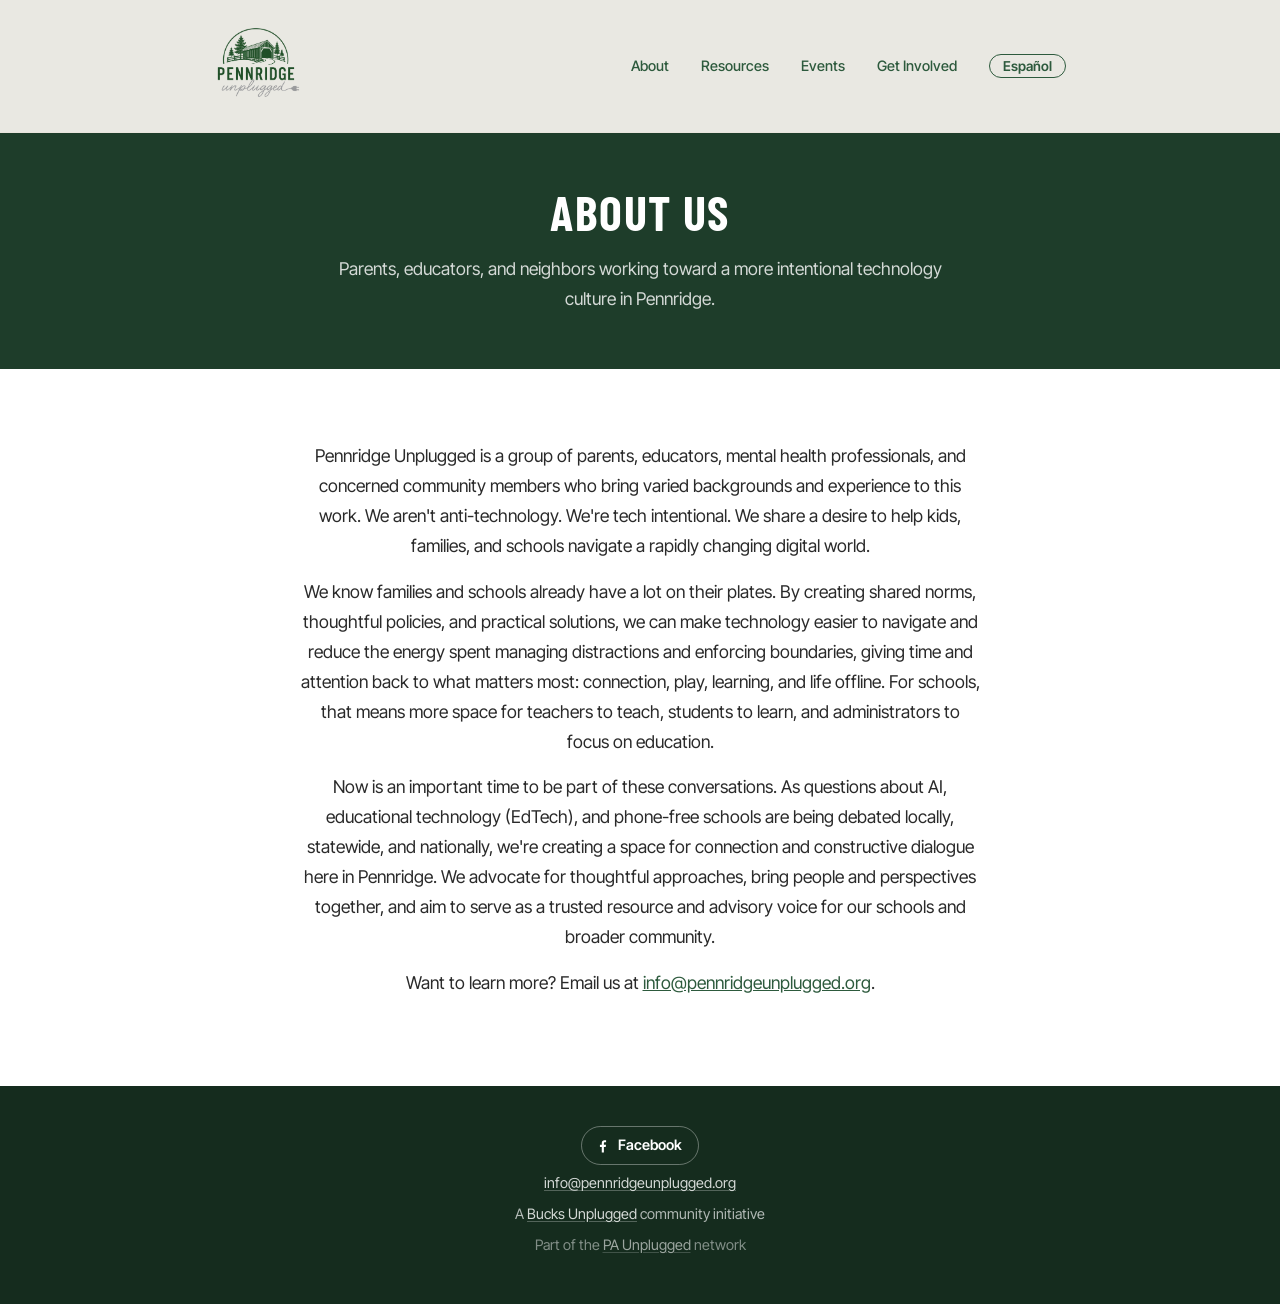
<file: about.html>
<!DOCTYPE html>
<html lang="en">
<head>
  <meta charset="UTF-8">
  <meta name="viewport" content="width=device-width, initial-scale=1.0">
  <title data-i18n="title.about">About — Pennridge Unplugged</title>
  <meta name="description" content="Pennridge Unplugged is a group of parents, educators, mental health professionals, and community members helping kids, families, and schools navigate a rapidly changing digital world.">

  <link rel="preconnect" href="https://fonts.googleapis.com">
  <link rel="preconnect" href="https://fonts.gstatic.com" crossorigin>
  <link href="https://fonts.googleapis.com/css2?family=Barlow+Condensed:wght@600;700&family=Inter+Tight:wght@400;500;600&display=swap" rel="stylesheet">

  <link rel="icon" href="favicon.ico" sizes="32x32">
  <link rel="icon" type="image/png" href="assets/favicon-192.png" sizes="192x192">
  <link rel="apple-touch-icon" href="assets/apple-touch-icon.png">

  <link rel="stylesheet" href="styles.css">
  <link rel="stylesheet" href="nav-scroll.css">
  <link rel="stylesheet" href="resources.css">
</head>
<body class="layout-b scrolled">

  <!-- ========== Nav with Logo ========== -->
  <nav class="site-nav">
    <div class="container nav-inner">
      <a href="index.html" class="nav-logo-link">
        <img src="assets/logo-white.png" alt="Pennridge Unplugged" class="nav-logo logo-white">
        <img src="assets/logo-transparent.png" alt="" class="nav-logo logo-color" aria-hidden="true">
      </a>
      <div class="nav-links" style="pointer-events: auto;">
        <a href="about.html" aria-current="page" data-i18n="nav.about">About</a>
        <a href="resources.html" data-i18n="nav.resources">Resources</a>
        <a href="index.html#events" data-i18n="nav.events">Events</a>
        <a href="get-involved.html" data-i18n="nav.involved">Get Involved</a>
        <button type="button" class="lang-toggle" data-lang-toggle lang="es">Español</button>
      </div>
    </div>
  </nav>

  <!-- ========== Page Header ========== -->
  <header class="page-header">
    <div class="container">
      <h1 data-i18n="about.title">About Us</h1>
      <p data-i18n="about.subtitle">Parents, educators, and neighbors working toward a more intentional technology culture in Pennridge.</p>
    </div>
  </header>

  <!-- ========== About ========== -->
  <section class="resource-section alt intro-centered">
    <div class="container">
      <div class="about-text">
        <p data-i18n="about.p1">Pennridge Unplugged is a group of parents, educators, mental health professionals, and concerned community members who bring varied backgrounds and experience to this work. We aren't anti-technology. We're tech intentional. We share a desire to help kids, families, and schools navigate a rapidly changing digital world.</p>
        <p data-i18n="about.p2">We know families and schools already have a lot on their plates. By creating shared norms, thoughtful policies, and practical solutions, we can make technology easier to navigate and reduce the energy spent managing distractions and enforcing boundaries, giving time and attention back to what matters most: connection, play, learning, and life offline. For schools, that means more space for teachers to teach, students to learn, and administrators to focus on education.</p>
        <p data-i18n="about.p3">Now is an important time to be part of these conversations. As questions about AI, educational technology (EdTech), and phone-free schools are being debated locally, statewide, and nationally, we're creating a space for connection and constructive dialogue here in Pennridge. We advocate for thoughtful approaches, bring people and perspectives together, and aim to serve as a trusted resource and advisory voice for our schools and broader community.</p>
        <p data-i18n="about.p4">Want to learn more? Email us at <a href="mailto:info@pennridgeunplugged.org">info@pennridgeunplugged.org</a>.</p>
      </div>
    </div>
  </section>

  <!-- ========== Footer ========== -->
  <footer class="site-footer">
    <div class="container">
      <p class="footer-social"><a href="https://www.facebook.com/groups/pennridgeunplugged" class="footer-fb" target="_blank" rel="noopener" aria-label="Pennridge Unplugged on Facebook"><svg viewBox="0 0 24 24" aria-hidden="true" focusable="false"><path fill="currentColor" d="M13.5 21v-7.5h2.5l.4-3h-2.9V8.6c0-.9.3-1.5 1.5-1.5h1.5V4.4c-.3 0-1.2-.1-2.2-.1-2.2 0-3.7 1.3-3.7 3.8v2.4H8.1v3h2.5V21h2.9z"/></svg><span>Facebook</span></a></p>
      <p class="footer-contact"><a href="mailto:info@pennridgeunplugged.org">info@pennridgeunplugged.org</a></p>
      <p class="footer-parent" data-i18n="footer.parent">A <a href="https://bucksunplugged.org" target="_blank" rel="noopener">Bucks Unplugged</a> community initiative</p>
      <p class="footer-pa" data-i18n="footer.pa">Part of the <a href="https://paunplugged.org" target="_blank" rel="noopener">PA Unplugged</a> network</p>
    </div>
  </footer>

  <script src="i18n.js"></script>

</body>
</html>
</file>
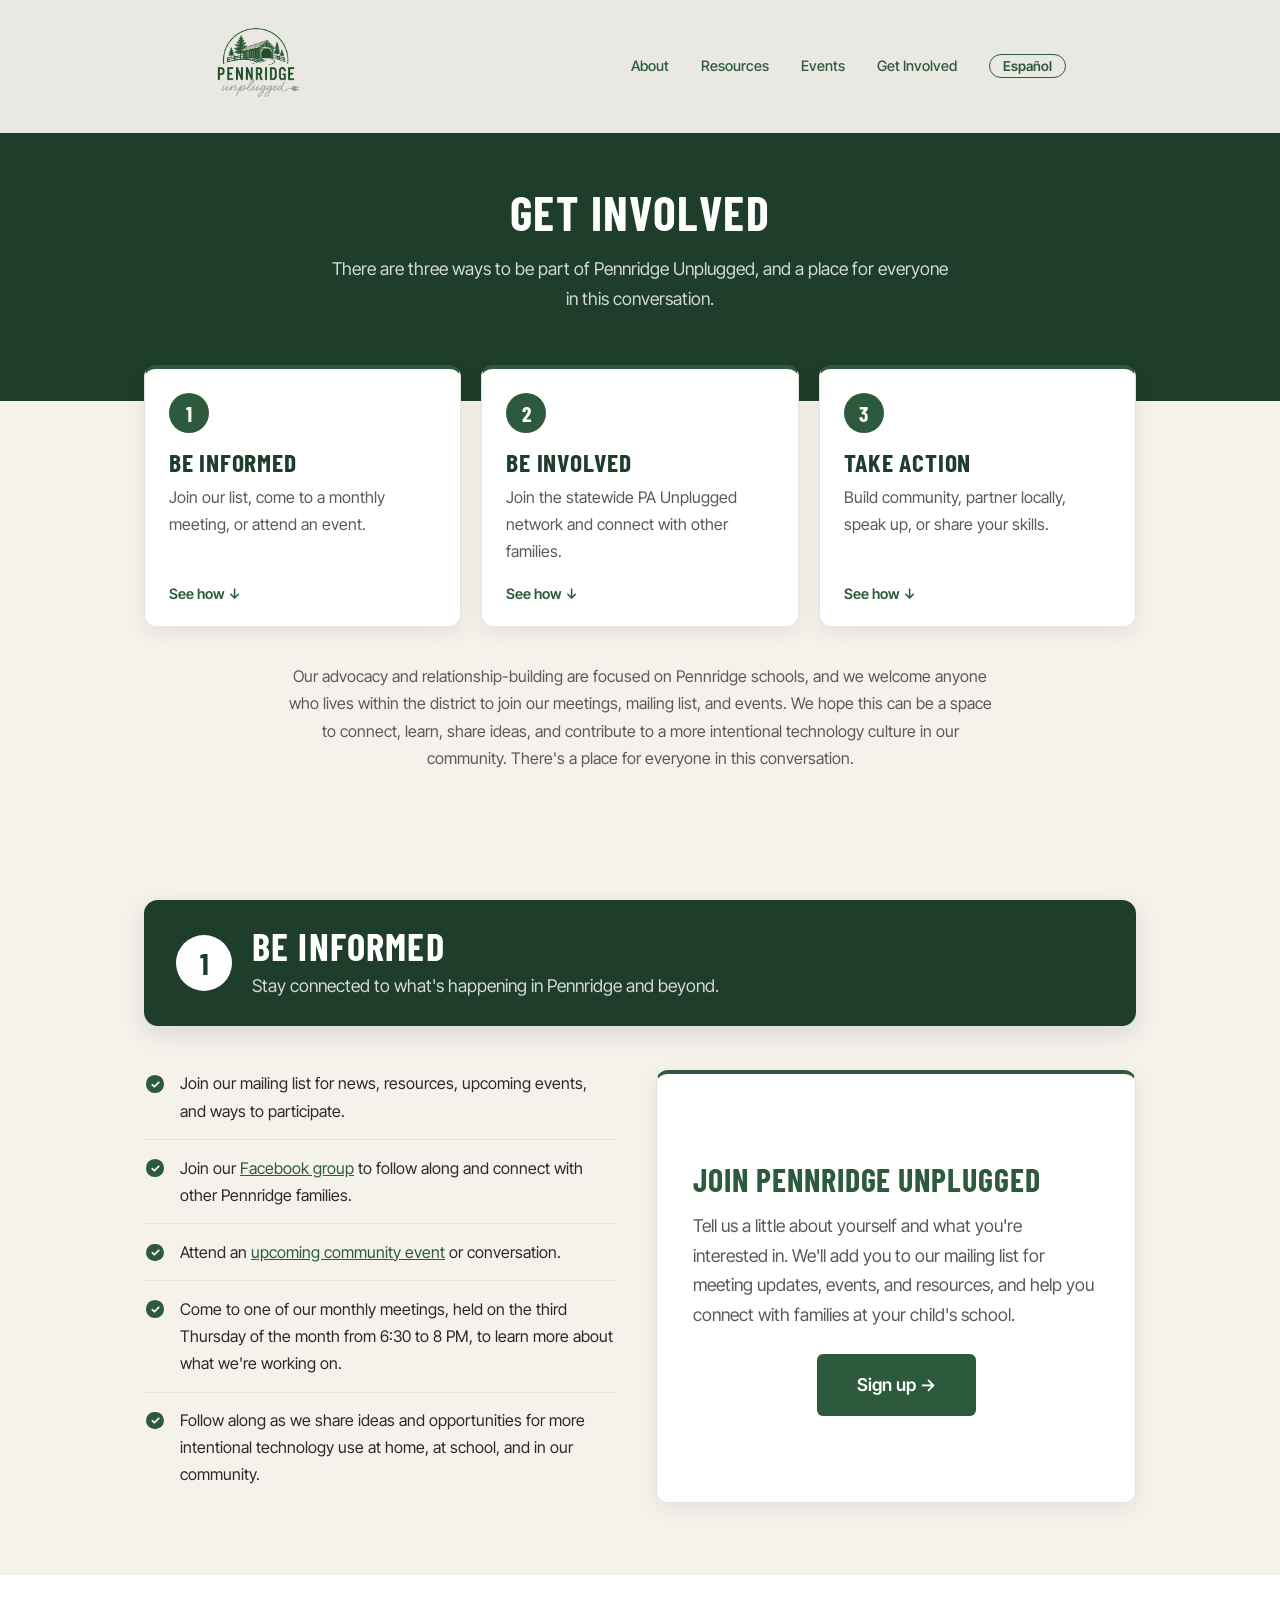
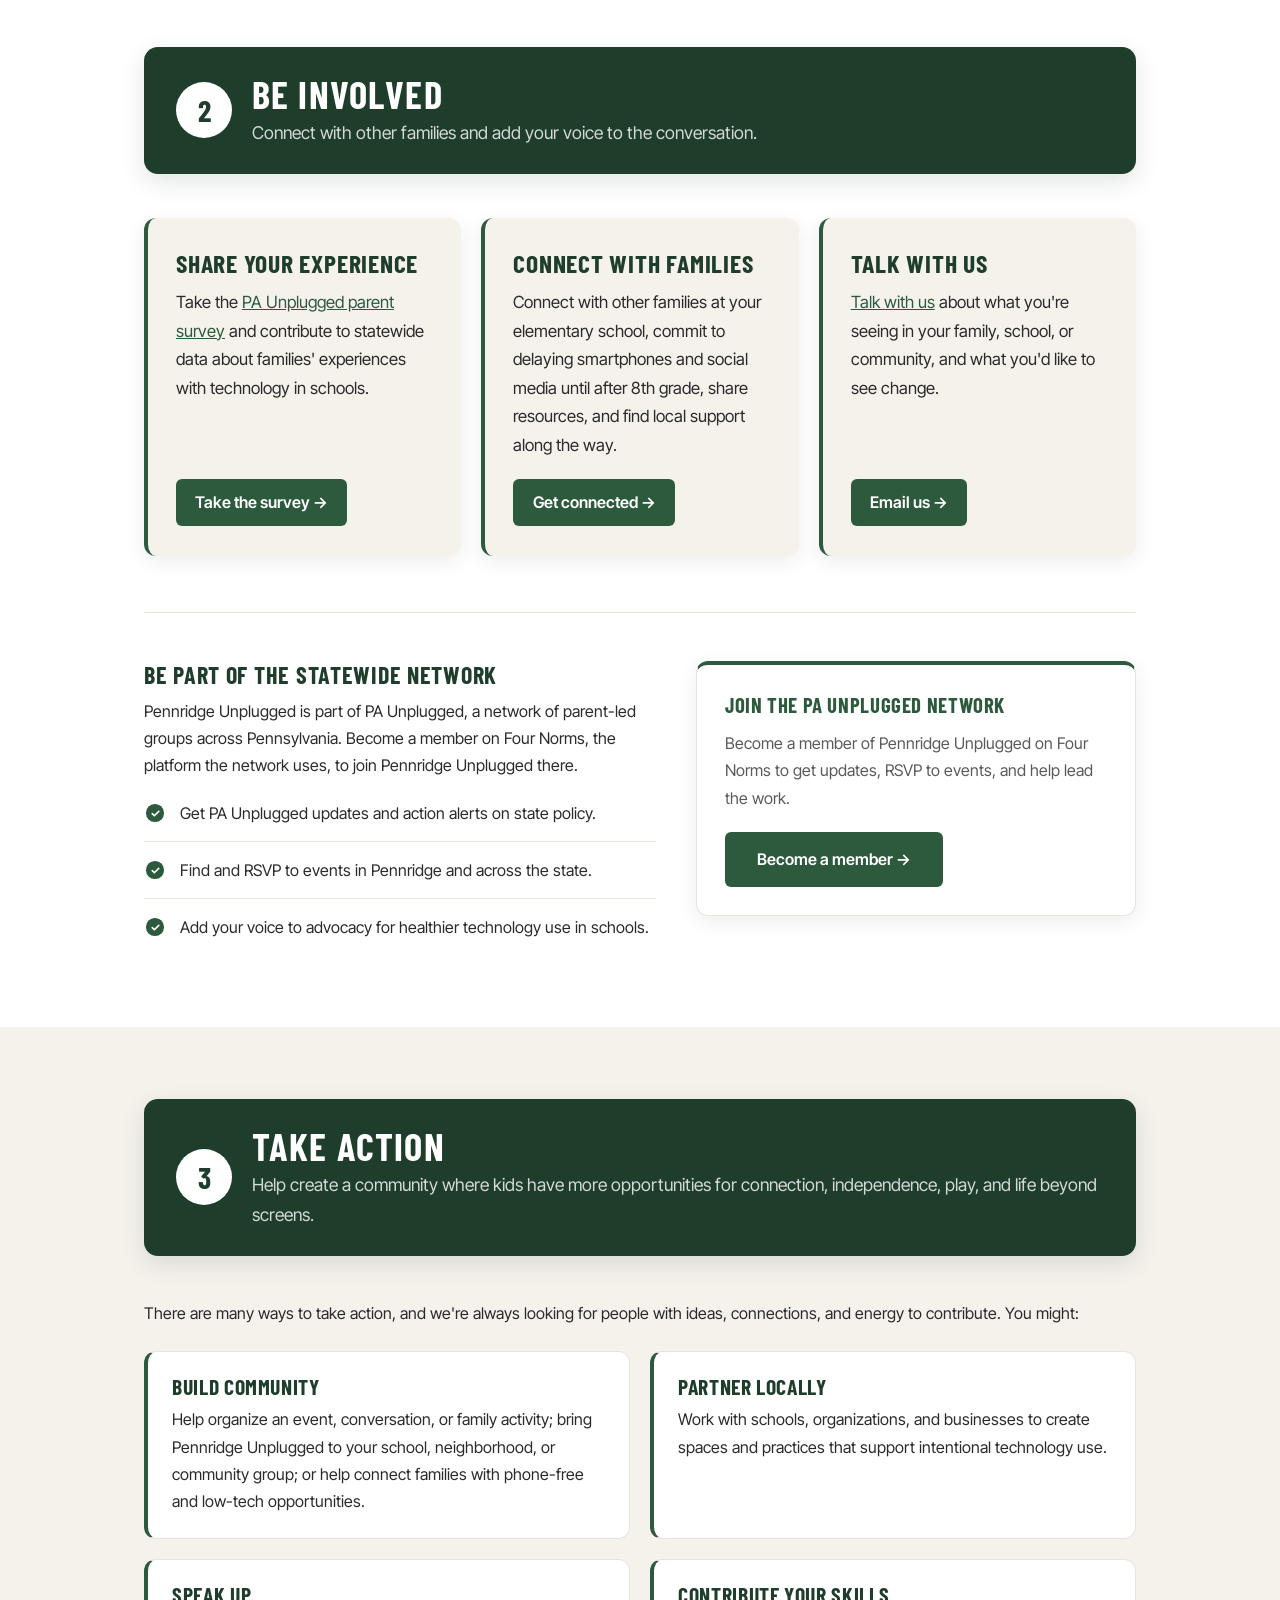
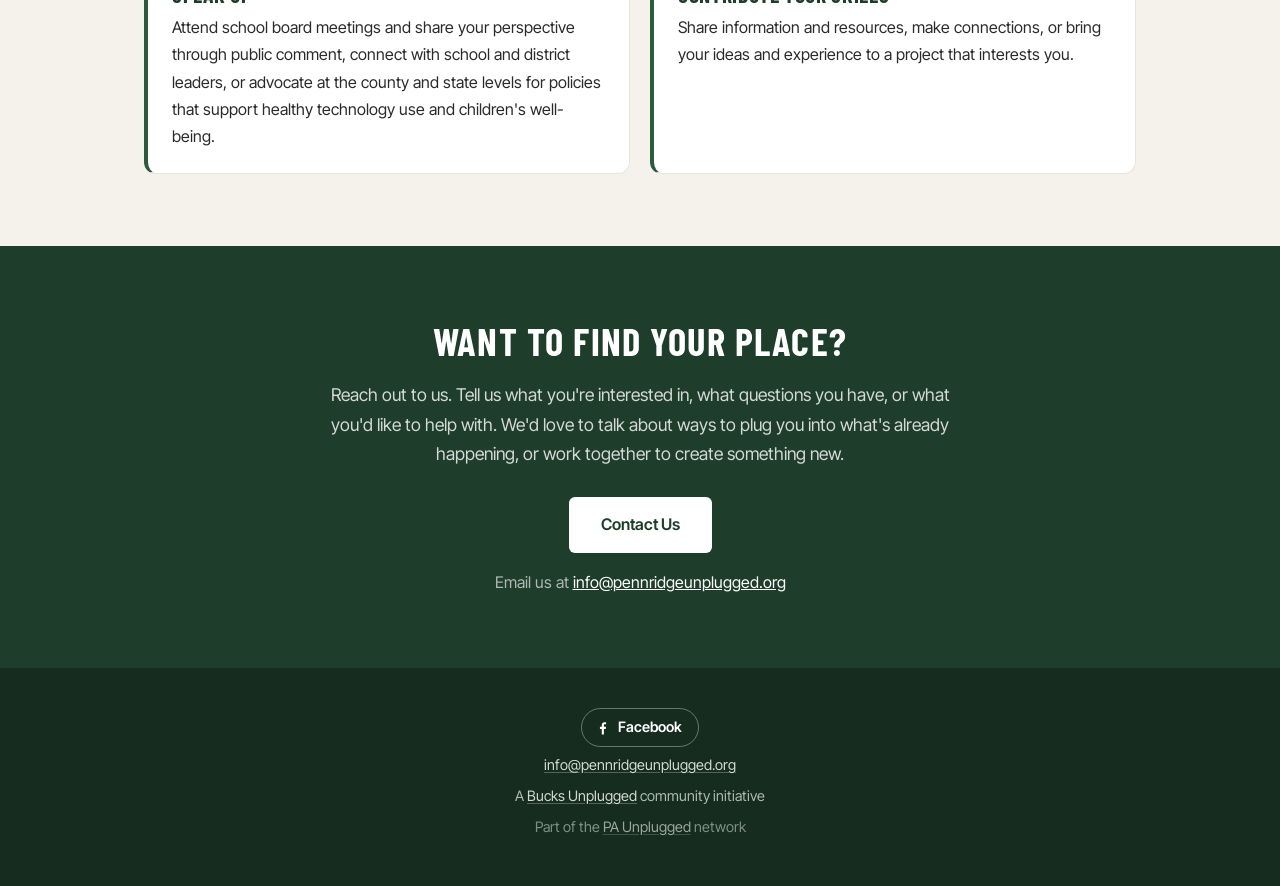
<file: get-involved.html>
<!DOCTYPE html>
<html lang="en">
<head>
  <meta charset="UTF-8">
  <meta name="viewport" content="width=device-width, initial-scale=1.0">
  <title data-i18n="title.involved">Get Involved — Pennridge Unplugged</title>
  <meta name="description" content="Three ways to be part of Pennridge Unplugged: be informed, be involved, and take action. Join the mailing list, come to a monthly meeting or event, connect with other families, and help create change in our community.">

  <link rel="preconnect" href="https://fonts.googleapis.com">
  <link rel="preconnect" href="https://fonts.gstatic.com" crossorigin>
  <link href="https://fonts.googleapis.com/css2?family=Barlow+Condensed:wght@600;700&family=Inter+Tight:wght@400;500;600&display=swap" rel="stylesheet">

  <link rel="icon" href="favicon.ico" sizes="32x32">
  <link rel="icon" type="image/png" href="assets/favicon-192.png" sizes="192x192">
  <link rel="apple-touch-icon" href="assets/apple-touch-icon.png">

  <link rel="stylesheet" href="styles.css">
  <link rel="stylesheet" href="nav-scroll.css">
  <link rel="stylesheet" href="resources.css">
  <link rel="stylesheet" href="get-involved.css">
</head>
<body class="layout-b scrolled">

  <!-- ========== Nav with Logo ========== -->
  <nav class="site-nav">
    <div class="container nav-inner">
      <a href="index.html" class="nav-logo-link">
        <img src="assets/logo-white.png" alt="Pennridge Unplugged" class="nav-logo logo-white">
        <img src="assets/logo-transparent.png" alt="" class="nav-logo logo-color" aria-hidden="true">
      </a>
      <div class="nav-links" style="pointer-events: auto;">
        <a href="about.html" data-i18n="nav.about">About</a>
        <a href="resources.html" data-i18n="nav.resources">Resources</a>
        <a href="index.html#events" data-i18n="nav.events">Events</a>
        <a href="get-involved.html" aria-current="page" data-i18n="nav.involved">Get Involved</a>
        <button type="button" class="lang-toggle" data-lang-toggle lang="es">Español</button>
      </div>
    </div>
  </nav>

  <!-- ========== Page Header ========== -->
  <header class="page-header">
    <div class="container">
      <h1 data-i18n="involved.title">Get Involved</h1>
      <p data-i18n="involved.subtitle">There are three ways to be part of Pennridge Unplugged, and a place for everyone in this conversation.</p>
    </div>
  </header>

  <!-- ========== Three ways (jump cards) ========== -->
  <section class="ways">
    <div class="container">
      <ol class="ways-grid">
        <li>
          <a class="way-card" href="#be-informed">
            <span class="way-num" aria-hidden="true">1</span>
            <h2 data-i18n="informed.title">Be Informed</h2>
            <p data-i18n="ways.informed">Join our list, come to a monthly meeting, or attend an event.</p>
            <span class="way-more" data-i18n="ways.more">See how &darr;</span>
          </a>
        </li>
        <li>
          <a class="way-card" href="#be-involved">
            <span class="way-num" aria-hidden="true">2</span>
            <h2 data-i18n="involve.title">Be Involved</h2>
            <p data-i18n="ways.involved">Join the statewide PA Unplugged network and connect with other families.</p>
            <span class="way-more" data-i18n="ways.more">See how &darr;</span>
          </a>
        </li>
        <li>
          <a class="way-card" href="#take-action">
            <span class="way-num" aria-hidden="true">3</span>
            <h2 data-i18n="action.title">Take Action</h2>
            <p data-i18n="ways.action">Build community, partner locally, speak up, or share your skills.</p>
            <span class="way-more" data-i18n="ways.more">See how &darr;</span>
          </a>
        </li>
      </ol>
      <p class="ways-note" data-i18n="involved.intro2">Our advocacy and relationship-building are focused on Pennridge schools, and we welcome anyone who lives within the district to join our meetings, mailing list, and events. We hope this can be a space to connect, learn, share ideas, and contribute to a more intentional technology culture in our community. There's a place for everyone in this conversation.</p>
    </div>
  </section>

  <!-- ========== 1. Be Informed ========== -->
  <section class="involve" id="be-informed">
    <div class="container">
      <div class="involve-head">
        <span class="way-num" aria-hidden="true">1</span>
        <div>
          <h2 data-i18n="informed.title">Be Informed</h2>
          <p class="lead" data-i18n="informed.lead">Stay connected to what's happening in Pennridge and beyond.</p>
        </div>
      </div>

      <div class="informed-grid">
        <ul class="check-list">
          <li data-i18n="informed.li1">Join our mailing list for news, resources, upcoming events, and ways to participate.</li>
          <li data-i18n="informed.fb">Join our <a href="https://www.facebook.com/groups/pennridgeunplugged" target="_blank" rel="noopener">Facebook group</a> to follow along and connect with other Pennridge families.</li>
          <li data-i18n="informed.li2">Attend an <a href="index.html#events">upcoming community event</a> or conversation.</li>
          <li data-i18n="informed.li3">Come to one of our monthly meetings, held on the third Thursday of the month from 6:30 to 8 PM, to learn more about what we're working on.</li>
          <li data-i18n="informed.li4">Follow along as we share ideas and opportunities for more intentional technology use at home, at school, and in our community.</li>
        </ul>

        <!-- Primary sign-up: Pennridge Unplugged's own Google Form (their list). -->
        <div class="signup-block join-card">
          <h3 data-i18n="join.title">Join Pennridge Unplugged</h3>
          <p data-i18n="join.text">Tell us a little about yourself and what you're interested in. We'll add you to our mailing list for meeting updates, events, and resources, and help you connect with families at your child's school.</p>
          <a class="btn btn-primary" href="https://docs.google.com/forms/d/e/1FAIpQLSfnkhb-ph9LQIW_UCN_ZLYiEtOD0jMOEBID4mqfwlY3E_ZVQA/viewform" target="_blank" rel="noopener" data-i18n="join.button">Sign up &rarr;</a>
        </div>
      </div>
    </div>
  </section>

  <!-- ========== 2. Be Involved ========== -->
  <section class="involve alt" id="be-involved">
    <div class="container">
      <div class="involve-head">
        <span class="way-num" aria-hidden="true">2</span>
        <div>
          <h2 data-i18n="involve.title">Be Involved</h2>
          <p class="lead" data-i18n="involve.lead">Connect with other families and add your voice to the conversation.</p>
        </div>
      </div>

      <div class="card-grid three involve-cards">
        <div class="idea-card">
          <h3 data-i18n="involve.c1">Share your experience</h3>
          <p data-i18n="involve.li1">Take the <a href="https://survey.paunplugged.org" target="_blank" rel="noopener">PA Unplugged parent survey</a> and contribute to statewide data about families' experiences with technology in schools.</p>
          <a class="card-cta" href="https://survey.paunplugged.org" target="_blank" rel="noopener" data-i18n="involve.cta1">Take the survey &rarr;</a>
        </div>
        <div class="idea-card">
          <h3 data-i18n="involve.c2">Connect with families</h3>
          <p data-i18n="involve.li2">Connect with other families at your elementary school, commit to delaying smartphones and social media until after 8th grade, share resources, and find local support along the way.</p>
          <a class="card-cta" href="https://docs.google.com/forms/d/e/1FAIpQLSfnkhb-ph9LQIW_UCN_ZLYiEtOD0jMOEBID4mqfwlY3E_ZVQA/viewform" target="_blank" rel="noopener" data-i18n="involve.cta2">Get connected &rarr;</a>
        </div>
        <div class="idea-card">
          <h3 data-i18n="involve.c3">Talk with us</h3>
          <p data-i18n="involve.li3"><a href="mailto:info@pennridgeunplugged.org">Talk with us</a> about what you're seeing in your family, school, or community, and what you'd like to see change.</p>
          <a class="card-cta" href="mailto:info@pennridgeunplugged.org" data-i18n="involve.cta3">Email us &rarr;</a>
        </div>
      </div>
      <div class="network-grid network-secondary">
        <div class="network-text">
          <h3 data-i18n="network.title">Be part of the statewide network</h3>
          <p data-i18n="network.p1">Pennridge Unplugged is part of PA Unplugged, a network of parent-led groups across Pennsylvania. Become a member on Four Norms, the platform the network uses, to join Pennridge Unplugged there.</p>
          <ul class="check-list">
            <li data-i18n="network.li1">Get PA Unplugged updates and action alerts on state policy.</li>
            <li data-i18n="network.li2">Find and RSVP to events in Pennridge and across the state.</li>
            <li data-i18n="network.li3">Add your voice to advocacy for healthier technology use in schools.</li>
          </ul>
        </div>
      <!-- Membership happens on Four Norms. We no longer add supporters from
           this site: supporters came through without usable location data. -->
      <div class="signup-block member-card" id="signup">
        <h3 data-i18n="signup.title">Join the PA Unplugged network</h3>
        <p data-i18n="signup.text">Become a member of Pennridge Unplugged on Four Norms to get updates, RSVP to events, and help lead the work.</p>
        <a class="btn btn-primary" href="https://www.fournorms.com/pa-unplugged/pennridge-unplugged" target="_blank" rel="noopener" data-i18n="signup.button">Become a member &rarr;</a>
      </div>
      </div>
    </div>
  </section>

  <!-- ========== 3. Take Action ========== -->
  <section class="involve" id="take-action">
    <div class="container">
      <div class="involve-head">
        <span class="way-num" aria-hidden="true">3</span>
        <div>
          <h2 data-i18n="action.title">Take Action</h2>
          <p class="lead" data-i18n="action.lead">Help create a community where kids have more opportunities for connection, independence, play, and life beyond screens.</p>
        </div>
      </div>
      <p class="involve-intro" data-i18n="action.intro">There are many ways to take action, and we're always looking for people with ideas, connections, and energy to contribute. You might:</p>

      <div class="card-grid two">
        <div class="idea-card">
          <h3 data-i18n="action.c1">Build community</h3>
          <p data-i18n="action.t1">Help organize an event, conversation, or family activity; bring Pennridge Unplugged to your school, neighborhood, or community group; or help connect families with phone-free and low-tech opportunities.</p>
        </div>
        <div class="idea-card">
          <h3 data-i18n="action.c2">Partner locally</h3>
          <p data-i18n="action.t2">Work with schools, organizations, and businesses to create spaces and practices that support intentional technology use.</p>
        </div>
        <div class="idea-card">
          <h3 data-i18n="action.c3">Speak up</h3>
          <p data-i18n="action.t3">Attend school board meetings and share your perspective through public comment, connect with school and district leaders, or advocate at the county and state levels for policies that support healthy technology use and children's well-being.</p>
        </div>
        <div class="idea-card">
          <h3 data-i18n="action.c4">Contribute your skills</h3>
          <p data-i18n="action.t4">Share information and resources, make connections, or bring your ideas and experience to a project that interests you.</p>
        </div>
      </div>
    </div>
  </section>

  <!-- ========== Contact ========== -->
  <section class="involve-contact" id="contact">
    <div class="container">
      <h2 data-i18n="contact.title">Want to find your place?</h2>
      <p class="lead" data-i18n="contact.lead">Reach out to us. Tell us what you're interested in, what questions you have, or what you'd like to help with. We'd love to talk about ways to plug you into what's already happening, or work together to create something new.</p>
      <a href="mailto:info@pennridgeunplugged.org" class="btn btn-light" data-i18n="contact.button">Contact Us</a>
      <p class="involve-email" data-i18n="contact.email">Email us at <a href="mailto:info@pennridgeunplugged.org">info@pennridgeunplugged.org</a></p>
    </div>
  </section>

  <!-- ========== Footer ========== -->
  <footer class="site-footer">
    <div class="container">
      <p class="footer-social"><a href="https://www.facebook.com/groups/pennridgeunplugged" class="footer-fb" target="_blank" rel="noopener" aria-label="Pennridge Unplugged on Facebook"><svg viewBox="0 0 24 24" aria-hidden="true" focusable="false"><path fill="currentColor" d="M13.5 21v-7.5h2.5l.4-3h-2.9V8.6c0-.9.3-1.5 1.5-1.5h1.5V4.4c-.3 0-1.2-.1-2.2-.1-2.2 0-3.7 1.3-3.7 3.8v2.4H8.1v3h2.5V21h2.9z"/></svg><span>Facebook</span></a></p>
      <p class="footer-contact"><a href="mailto:info@pennridgeunplugged.org">info@pennridgeunplugged.org</a></p>
      <p class="footer-parent" data-i18n="footer.parent">A <a href="https://bucksunplugged.org" target="_blank" rel="noopener">Bucks Unplugged</a> community initiative</p>
      <p class="footer-pa" data-i18n="footer.pa">Part of the <a href="https://paunplugged.org" target="_blank" rel="noopener">PA Unplugged</a> network</p>
    </div>
  </footer>

  <script src="i18n.js"></script>
  <script src="site.js"></script>

</body>
</html>
</file>
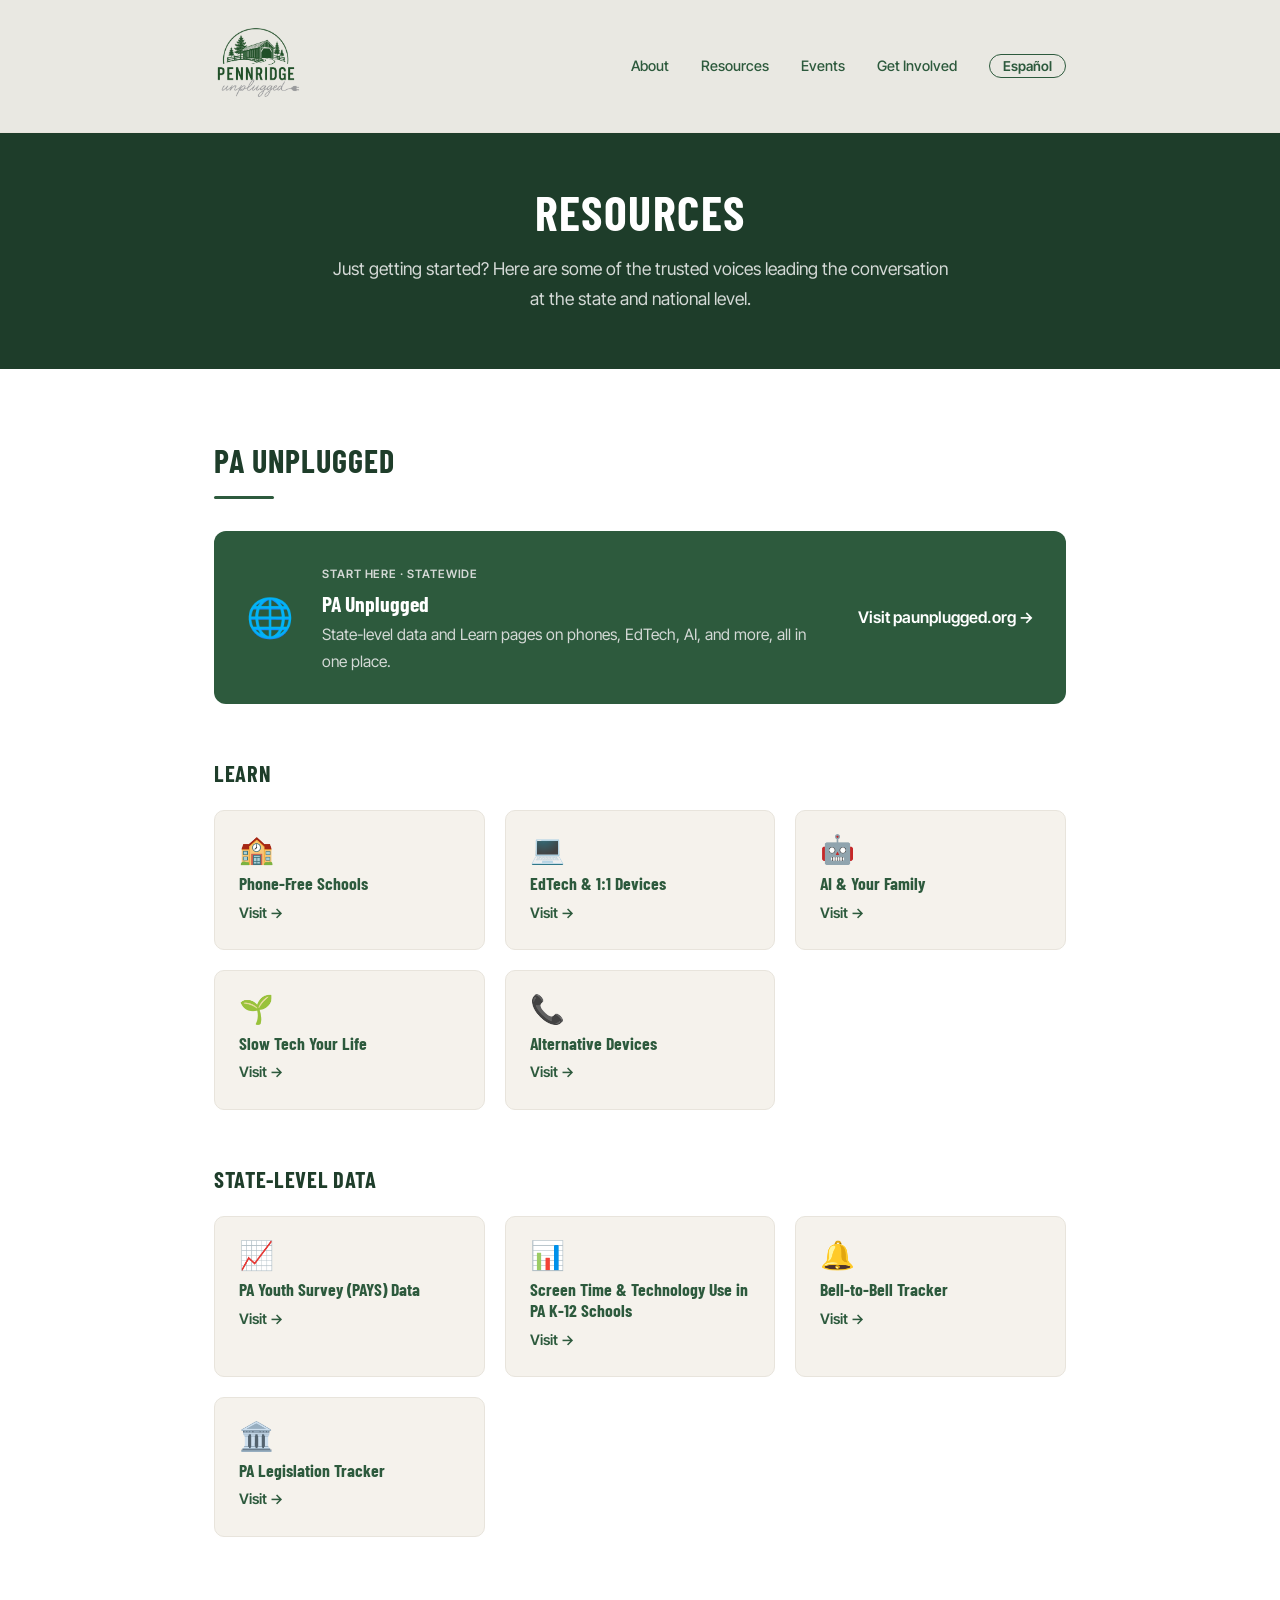
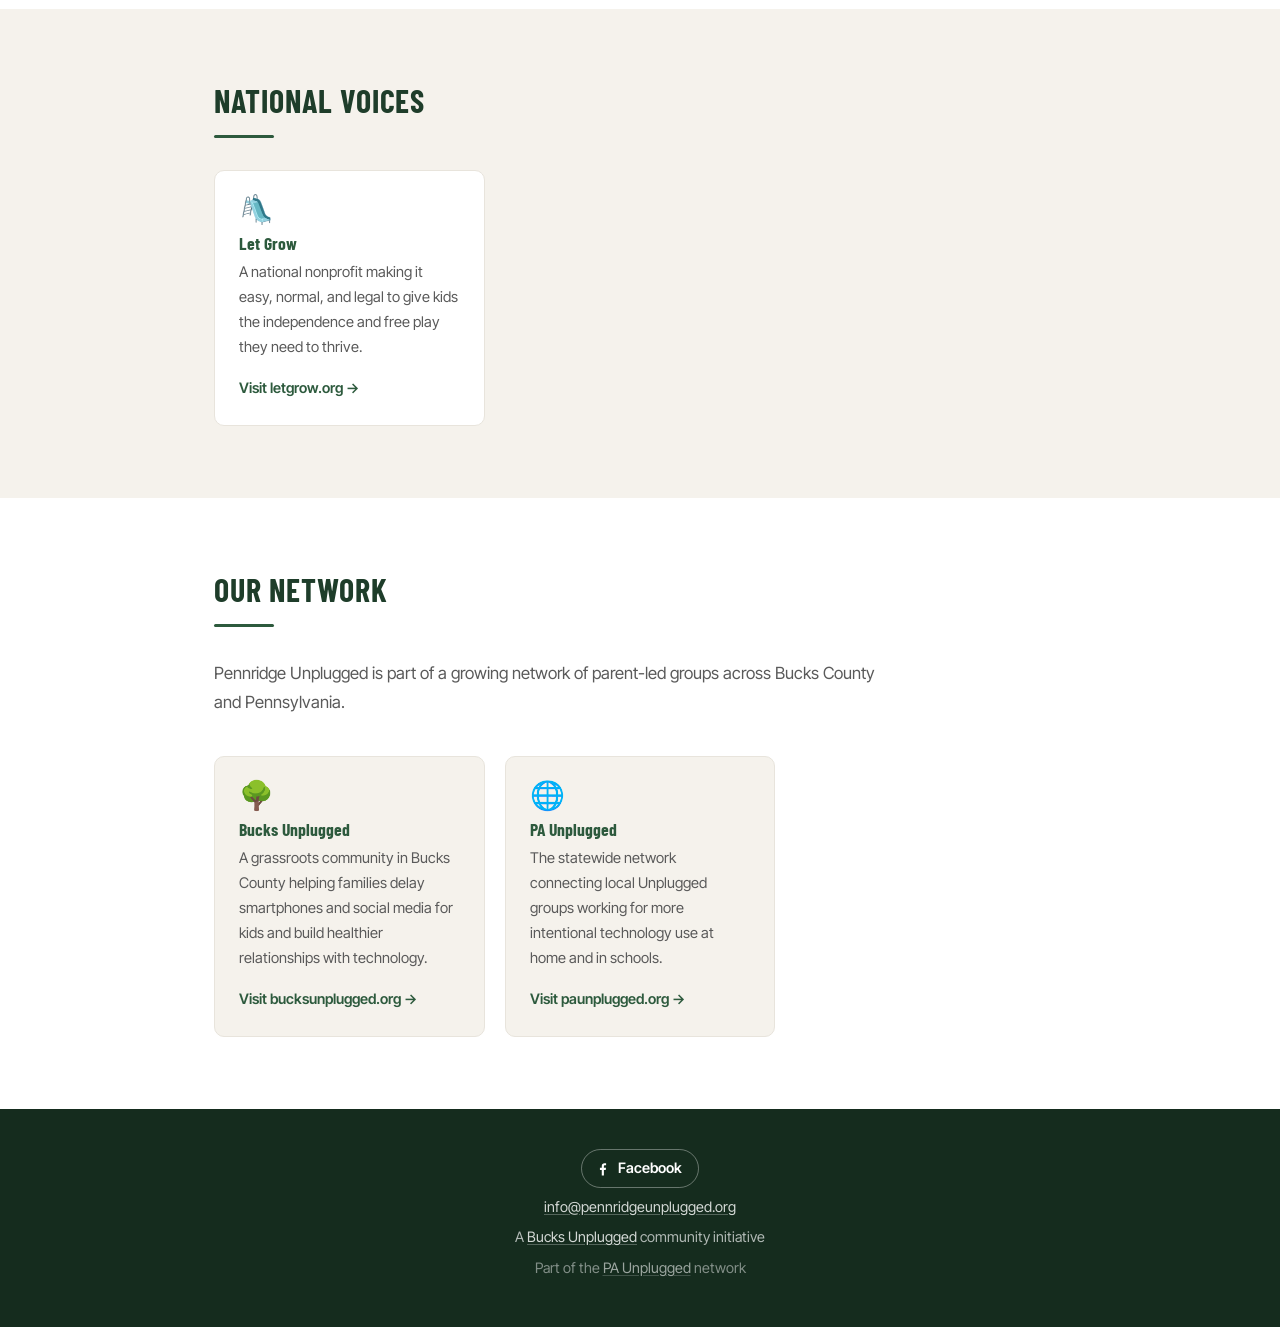
<file: resources.html>
<!DOCTYPE html>
<html lang="en">
<head>
  <meta charset="UTF-8">
  <meta name="viewport" content="width=device-width, initial-scale=1.0">
  <title data-i18n="title.resources">Resources — Pennridge Unplugged</title>
  <meta name="description" content="Trusted voices for Pennridge families: PA Unplugged for state-level data and learning, Let Grow, and the Bucks Unplugged and PA Unplugged networks we're part of.">

  <link rel="preconnect" href="https://fonts.googleapis.com">
  <link rel="preconnect" href="https://fonts.gstatic.com" crossorigin>
  <link href="https://fonts.googleapis.com/css2?family=Barlow+Condensed:wght@600;700&family=Inter+Tight:wght@400;500;600&display=swap" rel="stylesheet">

  <link rel="icon" href="favicon.ico" sizes="32x32">
  <link rel="icon" type="image/png" href="assets/favicon-192.png" sizes="192x192">
  <link rel="apple-touch-icon" href="assets/apple-touch-icon.png">

  <link rel="stylesheet" href="styles.css">
  <link rel="stylesheet" href="nav-scroll.css">
  <link rel="stylesheet" href="resources.css">
</head>
<body class="layout-b scrolled">

  <!-- ========== Nav with Logo ========== -->
  <nav class="site-nav">
    <div class="container nav-inner">
      <a href="index.html" class="nav-logo-link">
        <img src="assets/logo-white.png" alt="Pennridge Unplugged" class="nav-logo logo-white">
        <img src="assets/logo-transparent.png" alt="" class="nav-logo logo-color" aria-hidden="true">
      </a>
      <div class="nav-links" style="pointer-events: auto;">
        <a href="about.html" data-i18n="nav.about">About</a>
        <a href="resources.html" aria-current="page" data-i18n="nav.resources">Resources</a>
        <a href="index.html#events" data-i18n="nav.events">Events</a>
        <a href="get-involved.html" data-i18n="nav.involved">Get Involved</a>
        <button type="button" class="lang-toggle" data-lang-toggle lang="es">Español</button>
      </div>
    </div>
  </nav>

  <!-- ========== Page Header ========== -->
  <header class="page-header">
    <div class="container">
      <h1 data-i18n="res.title">Resources</h1>
      <p data-i18n="res.intro">Just getting started? Here are some of the trusted voices leading the conversation at the state and national level.</p>
    </div>
  </header>

  <!-- ========== PA Unplugged ========== -->
  <section class="resource-section alt">
    <div class="container">
      <h2>PA Unplugged</h2>
      <hr class="section-divider">

      <a class="callout" href="https://www.paunplugged.org/" target="_blank" rel="noopener">
        <span class="callout-icon" aria-hidden="true">🌐</span>
        <div class="callout-body">
          <span class="callout-label" data-i18n="res.callout.label">Start here · Statewide</span>
          <h3>PA Unplugged</h3>
          <p data-i18n="res.callout.body">State-level data and Learn pages on phones, EdTech, AI, and more, all in one place.</p>
        </div>
        <span class="callout-cta" data-i18n="res.visit.pau">Visit paunplugged.org →</span>
      </a>

      <h3 class="subsection-title" data-i18n="res.learn">Learn</h3>
      <div class="resource-grid">
        <a class="resource-card" href="https://www.paunplugged.org/phone-free-schools" target="_blank" rel="noopener">
          <span class="icon" aria-hidden="true">🏫</span>
          <h3 data-i18n="res.pfs">Phone-Free Schools</h3>
          <span class="go" data-i18n="res.go">Visit →</span>
        </a>
        <a class="resource-card" href="https://www.paunplugged.org/edtech" target="_blank" rel="noopener">
          <span class="icon" aria-hidden="true">💻</span>
          <h3 data-i18n="res.edtech">EdTech &amp; 1:1 Devices</h3>
          <span class="go" data-i18n="res.go">Visit →</span>
        </a>
        <a class="resource-card" href="https://www.paunplugged.org/ai" target="_blank" rel="noopener">
          <span class="icon" aria-hidden="true">🤖</span>
          <h3 data-i18n="res.ai">AI &amp; Your Family</h3>
          <span class="go" data-i18n="res.go">Visit →</span>
        </a>
        <a class="resource-card" href="https://www.paunplugged.org/slow-tech" target="_blank" rel="noopener">
          <span class="icon" aria-hidden="true">🌱</span>
          <h3 data-i18n="res.slow">Slow Tech Your Life</h3>
          <span class="go" data-i18n="res.go">Visit →</span>
        </a>
        <a class="resource-card" href="https://www.paunplugged.org/alt-devices" target="_blank" rel="noopener">
          <span class="icon" aria-hidden="true">📞</span>
          <h3 data-i18n="res.alt">Alternative Devices</h3>
          <span class="go" data-i18n="res.go">Visit →</span>
        </a>
      </div>

      <h3 class="subsection-title" data-i18n="res.data">State-Level Data</h3>
      <div class="resource-grid">
        <a class="resource-card" href="https://www.paunplugged.org/#the-data" target="_blank" rel="noopener">
          <span class="icon" aria-hidden="true">📈</span>
          <h3 data-i18n="res.pays">PA Youth Survey (PAYS) Data</h3>
          <span class="go" data-i18n="res.go">Visit →</span>
        </a>
        <a class="resource-card" href="https://www.paunplugged.org/dashboard" target="_blank" rel="noopener">
          <span class="icon" aria-hidden="true">📊</span>
          <h3 data-i18n="res.dashboard">Screen Time &amp; Technology Use in PA K-12 Schools</h3>
          <span class="go" data-i18n="res.go">Visit →</span>
        </a>
        <a class="resource-card" href="https://www.paunplugged.org/bell-to-bell" target="_blank" rel="noopener">
          <span class="icon" aria-hidden="true">🔔</span>
          <h3 data-i18n="res.b2b">Bell-to-Bell Tracker</h3>
          <span class="go" data-i18n="res.go">Visit →</span>
        </a>
        <a class="resource-card" href="https://www.paunplugged.org/bills" target="_blank" rel="noopener">
          <span class="icon" aria-hidden="true">🏛️</span>
          <h3 data-i18n="res.bills">PA Legislation Tracker</h3>
          <span class="go" data-i18n="res.go">Visit →</span>
        </a>
      </div>
    </div>
  </section>

  <!-- ========== National ========== -->
  <section class="resource-section">
    <div class="container">
      <h2 data-i18n="res.national">National Voices</h2>
      <hr class="section-divider">
      <div class="resource-grid">
        <a class="resource-card" href="https://letgrow.org/" target="_blank" rel="noopener">
          <span class="icon" aria-hidden="true">🛝</span>
          <h3>Let Grow</h3>
          <p data-i18n="res.letgrow">A national nonprofit making it easy, normal, and legal to give kids the independence and free play they need to thrive.</p>
          <span class="go" data-i18n="res.visit.letgrow">Visit letgrow.org →</span>
        </a>
      </div>
    </div>
  </section>

  <!-- ========== Our Network ========== -->
  <section class="resource-section alt">
    <div class="container">
      <h2 data-i18n="res.network">Our Network</h2>
      <hr class="section-divider">
      <p class="lead" data-i18n="res.network.lead">Pennridge Unplugged is part of a growing network of parent-led groups across Bucks County and Pennsylvania.</p>
      <div class="resource-grid">
        <a class="resource-card" href="https://www.bucksunplugged.org/" target="_blank" rel="noopener">
          <span class="icon" aria-hidden="true">🌳</span>
          <h3>Bucks Unplugged</h3>
          <p data-i18n="res.bucks">A grassroots community in Bucks County helping families delay smartphones and social media for kids and build healthier relationships with technology.</p>
          <span class="go" data-i18n="res.visit.bucks">Visit bucksunplugged.org →</span>
        </a>
        <a class="resource-card" href="https://www.paunplugged.org/" target="_blank" rel="noopener">
          <span class="icon" aria-hidden="true">🌐</span>
          <h3>PA Unplugged</h3>
          <p data-i18n="res.pau">The statewide network connecting local Unplugged groups working for more intentional technology use at home and in schools.</p>
          <span class="go" data-i18n="res.visit.pau">Visit paunplugged.org →</span>
        </a>
      </div>
    </div>
  </section>

  <!-- ========== Footer ========== -->
  <footer class="site-footer">
    <div class="container">
      <p class="footer-social"><a href="https://www.facebook.com/groups/pennridgeunplugged" class="footer-fb" target="_blank" rel="noopener" aria-label="Pennridge Unplugged on Facebook"><svg viewBox="0 0 24 24" aria-hidden="true" focusable="false"><path fill="currentColor" d="M13.5 21v-7.5h2.5l.4-3h-2.9V8.6c0-.9.3-1.5 1.5-1.5h1.5V4.4c-.3 0-1.2-.1-2.2-.1-2.2 0-3.7 1.3-3.7 3.8v2.4H8.1v3h2.5V21h2.9z"/></svg><span>Facebook</span></a></p>
      <p class="footer-contact"><a href="mailto:info@pennridgeunplugged.org">info@pennridgeunplugged.org</a></p>
      <p class="footer-parent" data-i18n="footer.parent">A <a href="https://bucksunplugged.org" target="_blank" rel="noopener">Bucks Unplugged</a> community initiative</p>
      <p class="footer-pa" data-i18n="footer.pa">Part of the <a href="https://paunplugged.org" target="_blank" rel="noopener">PA Unplugged</a> network</p>
    </div>
  </footer>

  <script src="i18n.js"></script>

</body>
</html>
</file>
<file: styles.css>
*, *::before, *::after {
  box-sizing: border-box;
  margin: 0;
  padding: 0;
}

:root {
  --forest: #2d5a3d;
  --forest-dark: #1e3d2a;
  --forest-deeper: #152c1e;
  --silver: #b0b8b4;
  --silver-light: #d4d9d6;
  --cream: #f5f2ec;
  --cream-dark: #e8e4dc;
  --white: #ffffff;
  --text: #2a2a2a;
  --text-muted: #5a5a5a;
  --font-heading: 'Barlow Condensed', sans-serif;
  --font-body: 'Inter Tight', -apple-system, BlinkMacSystemFont, 'Segoe UI', sans-serif;
  --max-width: 900px;
}

html {
  scroll-behavior: smooth;
  font-size: 16px;
}

body {
  font-family: var(--font-body);
  color: var(--text);
  background-color: var(--cream);
  line-height: 1.7;
  -webkit-font-smoothing: antialiased;
}

img {
  max-width: 100%;
  display: block;
}

a {
  color: var(--forest);
}

a:hover {
  color: var(--forest-dark);
}

h1, h2, h3 {
  font-family: var(--font-heading);
  font-weight: 700;
  line-height: 1.2;
  color: var(--forest-dark);
  text-transform: uppercase;
  letter-spacing: 0.03em;
}

h2 {
  font-size: 2rem;
  margin-bottom: 1rem;
}

h3 {
  font-size: 1.25rem;
  margin-bottom: 0.5rem;
}

p {
  margin-bottom: 1rem;
}

.container {
  max-width: var(--max-width);
  margin: 0 auto;
  padding: 0 1.5rem;
}

/* --- Hero --- */
.hero {
  position: relative;
  min-height: 100vh;
  display: flex;
  align-items: center;
  justify-content: center;
  text-align: center;
  padding: 4rem 1.5rem;
  background-image: url('assets/hero.png');
  background-size: cover;
  background-position: center;
  background-repeat: no-repeat;
}

.hero-overlay {
  position: absolute;
  inset: 0;
  background: rgba(20, 40, 70, 0.45);
}

.hero-content {
  position: relative;
  z-index: 1;
  max-width: 640px;
}

.hero-logo {
  width: 260px;
  height: auto;
  margin: 0 auto 1.5rem;
  border-radius: 16px;
}

.hero .tagline {
  font-family: var(--font-heading);
  font-size: 1.75rem;
  font-weight: 700;
  color: var(--silver-light);
  margin-bottom: 1.25rem;
  text-transform: uppercase;
  letter-spacing: 0.05em;
}

.hero .hero-description {
  font-size: 1.1rem;
  color: var(--cream);
  margin-bottom: 2.5rem;
  line-height: 1.8;
}

.hero-buttons {
  display: flex;
  flex-wrap: wrap;
  gap: 1rem;
  justify-content: center;
}

/* --- Buttons --- */
.btn {
  display: inline-block;
  padding: 0.875rem 2rem;
  border-radius: 6px;
  font-size: 1rem;
  font-weight: 600;
  font-family: var(--font-body);
  cursor: pointer;
  transition: all 0.2s ease;
  border: none;
  text-decoration: none;
  text-align: center;
}

.btn:hover {
  text-decoration: none;
}

.btn-primary {
  background-color: var(--forest);
  color: var(--white);
}

.btn-primary:hover {
  background-color: var(--forest-dark);
  color: var(--white);
}

.btn-outline {
  background-color: transparent;
  color: var(--cream);
  border: 2px solid var(--silver);
}

.btn-outline:hover {
  background-color: var(--silver);
  color: var(--forest-dark);
}

/* Outline on light background */
.cta .btn-outline {
  color: var(--forest);
  border-color: var(--forest);
}

.cta .btn-outline:hover {
  background-color: var(--forest);
  color: var(--white);
}

/* --- About --- */
.about {
  background-color: var(--white);
  padding: 5rem 1.5rem;
}

.about-text {
  font-size: 1.1rem;
  color: var(--text);
  max-width: 680px;
  margin-bottom: 2.5rem;
}

.about-text strong {
  color: var(--forest-dark);
}

.cards {
  display: grid;
  grid-template-columns: repeat(3, 1fr);
  gap: 1.5rem;
}

.card {
  background: var(--cream);
  border-radius: 10px;
  padding: 1.75rem;
  border: 1px solid var(--cream-dark);
}

.card h3 {
  color: var(--forest);
}

.card p {
  font-size: 0.95rem;
  color: var(--text-muted);
  margin-bottom: 0;
}

.card .card-lead {
  font-weight: 600;
  color: var(--forest-dark);
  margin-bottom: 0.75rem;
}

/* --- CTA Section --- */
.cta {
  background-color: var(--cream);
  padding: 5rem 1.5rem;
}

.cta-content {
  max-width: 600px;
  text-align: center;
}

.cta h2 {
  margin-bottom: 1rem;
}

.cta p {
  font-size: 1.1rem;
  color: var(--text-muted);
  margin-bottom: 2rem;
}

.cta-buttons {
  display: flex;
  flex-wrap: wrap;
  gap: 1rem;
  justify-content: center;
}

.sr-only {
  position: absolute;
  width: 1px;
  height: 1px;
  padding: 0;
  margin: -1px;
  overflow: hidden;
  clip: rect(0, 0, 0, 0);
  white-space: nowrap;
  border: 0;
}

/* --- Upcoming events (Four Norms) --- */
.events {
  background-color: var(--white);
  padding: 5rem 1.5rem;
  /* Clears the fixed nav when jumped to via the Events link. */
  scroll-margin-top: 110px;
}

.event-list {
  display: grid;
  grid-template-columns: repeat(2, 1fr);
  gap: 1.5rem;
}

.event {
  display: flex;
  flex-direction: column;
  background: var(--cream);
  border: 1px solid var(--cream-dark);
  border-top: 4px solid var(--forest);
  border-radius: 10px;
  overflow: hidden;
}

.event-img,
.event-img-placeholder {
  width: 100%;
  aspect-ratio: 16 / 5;
}

.event-img {
  object-fit: cover;
}

/* Events without a Four Norms cover image get the logo, so cards line up. */
.event-img-placeholder {
  position: relative;
  overflow: hidden;
  background: var(--cream-dark);
}

/* Absolutely positioned so the logo's own size can't stretch the 16:5 band. */
.event-img-placeholder img {
  position: absolute;
  inset: 0;
  margin: auto;
  height: 75%;
  width: auto;
}

.event-body {
  flex: 1;
  display: flex;
  align-items: flex-start;
  gap: 1.25rem;
  padding: 1.5rem 1.75rem;
}

.event-details {
  display: flex;
  flex-direction: column;
  align-self: stretch;
}

.event-date {
  display: flex;
  flex-direction: column;
  align-items: center;
  min-width: 56px;
  flex-shrink: 0;
  font-family: var(--font-heading);
  font-weight: 700;
  text-transform: uppercase;
  line-height: 1.1;
}

.event-month {
  font-size: 0.95rem;
  letter-spacing: 0.08em;
  color: var(--forest);
}

.event-day {
  font-size: 2rem;
  color: var(--forest-dark);
}

.event-details h3 {
  margin-bottom: 0.35rem;
}

.event-details p {
  font-size: 0.95rem;
  margin-bottom: 0;
}

.event-when {
  font-weight: 600;
}

.event-where,
.event-details .event-excerpt {
  color: var(--text-muted);
}

.event-details .event-excerpt {
  margin-top: 0.6rem;
  line-height: 1.6;
  display: -webkit-box;
  -webkit-box-orient: vertical;
  -webkit-line-clamp: 4;
  overflow: hidden;
}

.event-link {
  align-self: flex-start;
  margin-top: auto;
  padding-top: 0.6rem;
  font-weight: 600;
  text-decoration: none;
}

.event-link:hover {
  text-decoration: underline;
}

.events-empty {
  color: var(--text-muted);
}

/* --- Divider --- */
.section-divider {
  width: 60px;
  height: 3px;
  background-color: var(--forest);
  border: none;
  margin: 0 0 2rem;
  border-radius: 2px;
}

.section-divider-center {
  margin-left: auto;
  margin-right: auto;
}

/* --- Footer --- */
.site-footer {
  background-color: var(--forest-deeper);
  color: var(--silver);
  padding: 2.5rem 1.5rem;
  text-align: center;
}

.site-footer p {
  font-size: 0.9rem;
  margin-bottom: 0.4rem;
}

.site-footer a {
  color: var(--silver-light);
  text-decoration: underline;
  text-decoration-color: rgba(176, 184, 180, 0.4);
  text-underline-offset: 2px;
}

.site-footer a:hover {
  color: var(--white);
}

.footer-pa {
  font-size: 0.85rem;
  color: var(--silver);
  opacity: 0.7;
}

/* --- Responsive --- */
@media (max-width: 768px) {
  .hero {
    min-height: auto;
    padding: 5rem 1.25rem 4rem;
  }

  .hero-logo {
    width: 200px;
  }

  .hero .tagline {
    font-size: 1.35rem;
  }

  .hero .hero-description {
    font-size: 1rem;
  }

  h2 {
    font-size: 1.6rem;
  }

  .cards {
    grid-template-columns: 1fr;
  }

  .about, .cta, .events {
    padding: 3.5rem 1.25rem;
  }

  .event-list {
    grid-template-columns: 1fr;
  }

  .event-body {
    padding: 1.25rem;
    gap: 1rem;
  }

  .hero-buttons, .cta-buttons {
    flex-direction: column;
    align-items: center;
  }

  .btn {
    width: 100%;
    max-width: 320px;
  }
}

@media (max-width: 480px) {
  .hero .tagline {
    font-size: 1.15rem;
  }

  .hero-logo {
    width: 180px;
  }
}

/* --- Language toggle helpers (i18n.js) --- */
.lang-es-only {
  display: none;
}

html[lang="es"] .lang-es-only {
  display: block;
}

.events-note {
  font-size: 0.9rem;
  color: var(--text-muted);
  margin-top: -1rem;
}

/* Footer Facebook button (every page) */
.footer-social {
  margin-bottom: 1rem;
}

.site-footer a.footer-fb {
  display: inline-flex;
  align-items: center;
  gap: 0.45rem;
  padding: 0.4rem 0.95rem 0.4rem 0.7rem;
  border: 1px solid rgba(255, 255, 255, 0.35);
  border-radius: 999px;
  color: var(--white);
  font-weight: 600;
  font-size: 0.9rem;
  text-decoration: none;
  transition: background 0.2s ease, border-color 0.2s ease;
}

.site-footer a.footer-fb:hover {
  background: rgba(255, 255, 255, 0.1);
  border-color: rgba(255, 255, 255, 0.6);
  color: var(--white);
  text-decoration: none;
}

.footer-fb svg {
  width: 1.1rem;
  height: 1.1rem;
}
</file>
<file: nav-scroll.css>
/* Option B overrides — nav logo + text-focused hero */

.layout-b .site-nav {
  position: fixed;
  top: 0;
  left: 0;
  right: 0;
  z-index: 100;
  background: transparent;
  padding: 1rem 1.5rem;
  pointer-events: none;
}

.layout-b .nav-inner {
  display: flex;
  justify-content: space-between;
  align-items: center;
}

.layout-b .nav-logo-link {
  display: flex;
  align-items: center;
  position: relative;
  pointer-events: auto;
  margin-left: -0.5rem;
}

.layout-b .nav-logo {
  height: 300px;
  width: auto;
  transition: height 0.3s ease;
}

.layout-b .nav-logo-link .logo-white {
  transition: opacity 0.4s ease;
}

.layout-b .nav-logo-link .logo-color {
  position: absolute;
  top: 0;
  left: 0;
  opacity: 0;
  transition: opacity 0.4s ease;
}

.layout-b.scrolled .nav-logo-link .logo-white {
  opacity: 0;
}

.layout-b.scrolled .nav-logo-link .logo-color {
  opacity: 1;
}

.layout-b.scrolled .site-nav {
  background: rgba(245, 242, 236, 0.95);
  backdrop-filter: blur(12px);
  border-bottom: 1px solid var(--cream-dark);
}

.layout-b.scrolled .nav-logo {
  height: 100px;
}

.layout-b.scrolled .nav-inner {
  align-items: center;
}

.layout-b.scrolled .nav-links a {
  color: var(--forest);
}

.layout-b.scrolled .nav-links a:hover {
  color: var(--forest-dark);
}

.layout-b .nav-links {
  display: flex;
  gap: 2rem;
}

.layout-b .nav-links a {
  font-family: var(--font-body);
  font-size: 0.9rem;
  font-weight: 500;
  color: var(--silver-light);
  text-decoration: none;
  transition: color 0.2s;
}

.layout-b .nav-links a:hover {
  color: var(--white);
  text-decoration: none;
}

/* Hero adjustments — no centered logo, text-driven */
.layout-b .hero {
  padding-top: 20rem;
}

.layout-b .hero-logo {
  display: none;
}

.layout-b .hero-title {
  font-family: var(--font-heading);
  font-size: 3.5rem;
  font-weight: 700;
  color: var(--white);
  text-transform: uppercase;
  letter-spacing: 0.04em;
  margin-bottom: 0.75rem;
  line-height: 1.1;
}

.layout-b .hero .tagline {
  font-size: 1.5rem;
  margin-bottom: 1.25rem;
}

@media (max-width: 768px) {
  .layout-b .nav-logo {
    height: 120px;
  }

  .layout-b .nav-links {
    gap: 1.25rem;
  }

  .layout-b .nav-links a {
    font-size: 0.85rem;
  }

  .layout-b .hero {
    padding-top: 10rem;
  }

  .layout-b .hero-title {
    font-size: 2.5rem;
  }

  .layout-b .hero .tagline {
    font-size: 1.2rem;
  }
}

@media (max-width: 480px) {
  .layout-b .nav-logo {
    height: 100px;
  }

  .layout-b .hero {
    padding-top: 9rem;
  }

  .layout-b .hero-title {
    font-size: 2rem;
  }
}

/* Language toggle (i18n.js) */
.layout-b .nav-links {
  align-items: center;
}

.layout-b .lang-toggle {
  font-family: var(--font-body);
  font-size: 0.85rem;
  font-weight: 600;
  color: var(--silver-light);
  background: transparent;
  border: 1px solid rgba(212, 217, 214, 0.6);
  border-radius: 999px;
  padding: 0.2rem 0.8rem;
  cursor: pointer;
  transition: color 0.2s, border-color 0.2s, background-color 0.2s;
}

.layout-b .lang-toggle:hover {
  color: var(--white);
  border-color: var(--white);
}

.layout-b.scrolled .lang-toggle {
  color: var(--forest);
  border-color: var(--forest);
}

.layout-b.scrolled .lang-toggle:hover {
  background-color: var(--forest);
  color: var(--white);
}

@media (max-width: 480px) {
  .layout-b .nav-links {
    gap: 0.75rem;
  }

  .layout-b .nav-links a,
  .layout-b .lang-toggle {
    font-size: 0.8rem;
  }

  .layout-b .lang-toggle {
    padding: 0.15rem 0.6rem;
  }
}

/* Narrow screens: let nav items wrap beside the logo instead of overflowing. */
@media (max-width: 600px) {
  .layout-b .nav-inner {
    gap: 0.75rem;
  }

  .layout-b .nav-links {
    flex: 1;
    flex-wrap: wrap;
    justify-content: flex-end;
    column-gap: 0.9rem;
    row-gap: 0.35rem;
  }
}
</file>
<file: resources.css>
/* Resources page — builds on styles.css + nav-scroll.css */

/* Page header band (forest green), sits below the fixed compact nav */
.page-header {
  background: var(--forest-dark);
  color: var(--cream);
  /* Top padding clears the fixed nav (~132px tall once scrolled) with room to breathe. */
  padding: 11.5rem 1.5rem 3.5rem;
  text-align: center;
}

.page-header h1 {
  color: var(--white);
  font-size: 3rem;
  margin-bottom: 0.75rem;
}

.page-header p {
  max-width: 620px;
  margin: 0 auto;
  color: var(--silver-light);
  font-size: 1.1rem;
}

.page-header .lineage {
  margin-top: 1.5rem;
  max-width: none;
  font-size: 0.85rem;
  color: var(--silver);
}

.page-header a {
  color: var(--silver-light);
  text-decoration: underline;
  text-decoration-color: rgba(176, 184, 180, 0.45);
  text-underline-offset: 2px;
}

.page-header a:hover {
  color: var(--white);
}

/* Featured callout banner (e.g. the Blueprint) */
.callout {
  display: flex;
  flex-wrap: wrap;
  align-items: center;
  gap: 1.25rem 1.75rem;
  background: var(--forest);
  color: var(--cream);
  border-radius: 12px;
  padding: 1.75rem 2rem;
  margin-bottom: 2.5rem;
  text-decoration: none;
  transition: background 0.2s ease, transform 0.2s ease, box-shadow 0.2s ease;
}

.callout:hover {
  background: var(--forest-dark);
  color: var(--cream);
  transform: translateY(-2px);
  box-shadow: 0 10px 28px rgba(30, 61, 42, 0.2);
  text-decoration: none;
}

.callout .callout-icon {
  font-size: 2.4rem;
  line-height: 1;
}

.callout .callout-body {
  flex: 1 1 320px;
}

.callout .callout-label {
  display: inline-block;
  font-family: var(--font-body);
  font-size: 0.72rem;
  font-weight: 600;
  letter-spacing: 0.08em;
  text-transform: uppercase;
  color: var(--silver-light);
  margin-bottom: 0.4rem;
}

.callout h3 {
  color: var(--white);
  font-size: 1.35rem;
  margin-bottom: 0.35rem;
  text-transform: none;
  letter-spacing: 0;
}

.callout p {
  color: var(--silver-light);
  font-size: 0.98rem;
  margin-bottom: 0;
}

.callout .callout-cta {
  font-weight: 600;
  color: var(--white);
  white-space: nowrap;
}

/* Resource sections */
.resource-section {
  padding: 4.5rem 1.5rem;
}

.resource-section.alt {
  background: var(--white);
}

.resource-section .lead {
  max-width: 680px;
  color: var(--text-muted);
  font-size: 1.05rem;
  margin-bottom: 2.5rem;
}

/* Subsection (e.g. "The Research" inside Phone-Free Schools) */
.subsection-title {
  margin-top: 3.5rem;
  margin-bottom: 1.5rem;
  font-size: 1.4rem;
  color: var(--forest-dark);
}

/* Card grid */
.resource-grid {
  display: grid;
  grid-template-columns: repeat(auto-fill, minmax(240px, 1fr));
  gap: 1.25rem;
}

/* Each card is a link */
.resource-card {
  display: flex;
  flex-direction: column;
  background: var(--white);
  border: 1px solid var(--cream-dark);
  border-radius: 10px;
  padding: 1.5rem;
  text-decoration: none;
  color: var(--text);
  transition: transform 0.2s ease, box-shadow 0.2s ease, border-color 0.2s ease;
}

/* On the white section, cards take the cream tone for contrast */
.resource-section.alt .resource-card {
  background: var(--cream);
}

.resource-card:hover {
  transform: translateY(-3px);
  box-shadow: 0 8px 24px rgba(30, 61, 42, 0.12);
  border-color: var(--silver);
  color: var(--text);
  text-decoration: none;
}

.resource-card .icon {
  font-size: 1.75rem;
  line-height: 1;
  margin-bottom: 0.6rem;
}

/* Featured (highlighted) card */
.resource-card.featured {
  border-color: var(--forest);
  box-shadow: 0 4px 16px rgba(45, 90, 61, 0.14);
}

.resource-card .badge {
  align-self: flex-start;
  background: var(--forest);
  color: var(--white);
  font-size: 0.7rem;
  font-weight: 600;
  letter-spacing: 0.04em;
  text-transform: uppercase;
  padding: 0.2rem 0.55rem;
  border-radius: 999px;
  margin-bottom: 0.7rem;
}

.resource-card h3 {
  color: var(--forest);
  font-size: 1.1rem;
  margin-bottom: 0.4rem;
  text-transform: none;
  letter-spacing: 0;
}

.resource-card p {
  font-size: 0.92rem;
  color: var(--text-muted);
  margin-bottom: 1rem;
  flex-grow: 1;
}

.resource-card .go {
  font-family: var(--font-body);
  font-weight: 600;
  font-size: 0.9rem;
  color: var(--forest);
}

.resource-card:hover .go {
  color: var(--forest-dark);
}

@media (max-width: 768px) {
  .page-header {
    padding: 10.5rem 1.25rem 3rem;
  }

  .page-header h1 {
    font-size: 2.2rem;
  }

  .resource-section {
    padding: 3rem 1.25rem;
  }

  .resource-grid {
    grid-template-columns: 1fr;
  }

  .callout {
    padding: 1.5rem 1.5rem;
  }

  .callout .callout-cta {
    white-space: normal;
  }
}

/* Centered intro text (About page, Get Involved intro) */
.intro-centered .about-text {
  margin: 0 auto;
  text-align: center;
}
</file>
<file: get-involved.css>
/* Get Involved page — builds on styles.css + nav-scroll.css + resources.css.
   Structure: header, three numbered "ways" cards that jump to their sections,
   then one section per way (numbered to match), then a contact band. */

.ways .container,
.involve .container {
  max-width: 1040px;
}

/* ---------- Three ways (overlaps the header band) ---------- */
/* Extra bottom padding on the header leaves room for the cards to overlap it. */
.page-header {
  padding-bottom: 5.5rem;
}

.ways {
  padding: 0 1.5rem 3.5rem;
}

.ways-grid {
  list-style: none;
  margin: -2.25rem 0 0;
  padding: 0;
  display: grid;
  grid-template-columns: repeat(3, 1fr);
  gap: 1.25rem;
  position: relative;
}

.way-card {
  display: flex;
  flex-direction: column;
  height: 100%;
  background: var(--white);
  border: 1px solid var(--cream-dark);
  border-top: 4px solid var(--forest);
  border-radius: 12px;
  padding: 1.5rem 1.5rem 1.25rem;
  color: var(--text);
  text-decoration: none;
  box-shadow: 0 6px 20px rgba(21, 44, 30, 0.08);
  transition: transform 0.2s ease, box-shadow 0.2s ease;
}

.way-card:hover {
  color: var(--text);
  transform: translateY(-3px);
  box-shadow: 0 12px 28px rgba(21, 44, 30, 0.14);
}

.way-card h2 {
  font-size: 1.6rem;
  margin: 0.85rem 0 0.4rem;
}

.way-card p {
  color: var(--text-muted);
  margin-bottom: 1rem;
}

.way-more {
  margin-top: auto;
  font-weight: 600;
  font-size: 0.9rem;
  color: var(--forest);
}

/* Shared number badge (cards + section heads) */
.way-num {
  display: inline-flex;
  align-items: center;
  justify-content: center;
  flex: none;
  width: 2.5rem;
  height: 2.5rem;
  border-radius: 50%;
  background: var(--forest);
  color: var(--white);
  font-family: var(--font-heading);
  font-weight: 700;
  font-size: 1.35rem;
  line-height: 1;
}

.ways-note {
  max-width: 720px;
  margin: 2.25rem auto 0;
  text-align: center;
  color: var(--text-muted);
}

/* ---------- Way sections ---------- */
.involve {
  padding: 4.5rem 1.5rem;
  scroll-margin-top: 7.5rem; /* clears the fixed nav when jumping from a way card */
}

.involve.alt {
  background: var(--white);
}

/* Section header banner: dark green so the number, title, and lead read as a
   heading, clearly separate from the section content below. */
.involve-head {
  display: flex;
  gap: 1.25rem;
  align-items: center;
  background: var(--forest-dark);
  border-radius: 14px;
  padding: 1.6rem 2rem;
  margin-bottom: 2.75rem;
  box-shadow: 0 8px 24px rgba(21, 44, 30, 0.12);
}

.involve-head .way-num {
  width: 3.5rem;
  height: 3.5rem;
  font-size: 1.9rem;
  background: var(--white);
  color: var(--forest-dark);
}

.involve-head h2 {
  color: var(--white);
  font-size: 2.4rem;
  margin: 0 0 0.2rem;
  line-height: 1.1;
}

.involve-head .lead {
  max-width: none;
  margin: 0;
  color: var(--silver-light);
  font-size: 1.1rem;
}

.involve-intro {
  max-width: none;
  margin-bottom: 1.5rem;
}

/* Be Informed: list beside the join card. Be Involved: network pitch beside
   the Four Norms sign-up form. */
.informed-grid,
.network-grid {
  display: grid;
  grid-template-columns: minmax(0, 1fr) minmax(0, 440px);
  gap: 2.5rem;
  align-items: start;
}

.check-list {
  list-style: none;
  margin: 0;
  padding: 0;
}

.check-list li {
  position: relative;
  padding: 0.9rem 0 0.9rem 2.25rem;
  border-bottom: 1px solid var(--cream-dark);
}

.check-list li:first-child {
  padding-top: 0;
}

.check-list li:last-child {
  border-bottom: 0;
}

.check-list li::before {
  content: "";
  position: absolute;
  left: 0.15rem;
  top: 1.2rem;
  width: 1.1rem;
  height: 1.1rem;
  border-radius: 50%;
  background: var(--forest)
    url("data:image/svg+xml,%3Csvg xmlns='http://www.w3.org/2000/svg' viewBox='0 0 16 16'%3E%3Cpath d='M4 8.2l2.6 2.6L12 5.4' fill='none' stroke='white' stroke-width='2' stroke-linecap='round' stroke-linejoin='round'/%3E%3C/svg%3E")
    center / 0.8rem no-repeat;
}

.check-list li:first-child::before {
  top: 0.3rem;
}

/* Mailing list sign-up card */
.signup-block {
  background: var(--white);
  border: 1px solid var(--cream-dark);
  border-top: 4px solid var(--forest);
  border-radius: 12px;
  padding: 1.75rem;
  box-shadow: 0 6px 20px rgba(21, 44, 30, 0.08);
}

.signup-block > h3 {
  color: var(--forest);
  font-size: 1.3rem;
}

.member-card p {
  color: var(--text-muted);
  margin: 0.75rem 0 1.25rem;
}

/* The join card is Pennridge's primary sign-up, so it matches the height of
   the list beside it and gets larger type than the Four Norms member card. */
.informed-grid {
  grid-template-columns: minmax(0, 1fr) minmax(0, 480px);
  align-items: stretch;
}

.join-card {
  display: flex;
  flex-direction: column;
  justify-content: center;
  padding: 2.5rem 2.25rem;
}

.signup-block.join-card > h3 {
  font-size: 2rem;
  margin-bottom: 0.75rem;
}

.join-card p {
  color: var(--text-muted);
  font-size: 1.1rem;
}

.join-card .btn {
  align-self: center;
  margin-top: 0.5rem;
  padding: 1rem 2.5rem;
  font-size: 1.1rem;
}


/* Be Involved: the three cards are the main content; the Four Norms network
   sign-up sits below them as a secondary option. */
.involve-cards {
  margin-bottom: 3.5rem;
}

.involve-cards .idea-card {
  display: flex;
  flex-direction: column;
  padding: 1.9rem 1.75rem;
  box-shadow: 0 6px 20px rgba(21, 44, 30, 0.08);
}

.involve-cards .idea-card h3 {
  font-size: 1.6rem;
  margin-bottom: 0.6rem;
}

.involve-cards .idea-card p {
  font-size: 1.05rem;
  margin-bottom: 1.25rem;
}

.card-cta {
  margin-top: auto;
  align-self: flex-start;
  background: var(--forest);
  color: var(--white);
  font-weight: 600;
  padding: 0.6rem 1.2rem;
  border-radius: 6px;
  text-decoration: none;
  transition: background 0.2s ease;
}

.card-cta:hover {
  background: var(--forest-dark);
  color: var(--white);
  text-decoration: none;
}

.network-secondary {
  border-top: 1px solid var(--cream-dark);
  padding-top: 3rem;
}

.network-text h3 {
  font-size: 1.5rem;
}

.network-text .check-list {
  margin-top: 1.25rem;
}

/* Idea cards (Be Involved, Take Action) */
.card-grid {
  display: grid;
  gap: 1.25rem;
}

.card-grid.three {
  grid-template-columns: repeat(3, 1fr);
}

.card-grid.two {
  grid-template-columns: repeat(2, 1fr);
}

.idea-card {
  background: var(--cream);
  border-radius: 12px;
  border-left: 4px solid var(--forest);
  padding: 1.4rem 1.5rem;
}

.involve:not(.alt) .idea-card {
  background: var(--white);
  border-top: 1px solid var(--cream-dark);
  border-right: 1px solid var(--cream-dark);
  border-bottom: 1px solid var(--cream-dark);
}

.idea-card h3 {
  font-size: 1.35rem;
  margin-bottom: 0.4rem;
}

.idea-card p {
  margin: 0;
}

/* ---------- Contact band ---------- */
.involve-contact {
  background: var(--forest-dark);
  color: var(--silver-light);
  text-align: center;
  padding: 4.5rem 1.5rem;
}

.involve-contact h2 {
  color: var(--white);
  font-size: 2.4rem;
}

.involve-contact .lead {
  max-width: 640px;
  margin: 0 auto 1.75rem;
  font-size: 1.1rem;
}

.btn-light {
  background: var(--white);
  color: var(--forest-dark);
  margin-bottom: 1rem;
}

.btn-light:hover {
  background: var(--cream);
  color: var(--forest-dark);
}

.involve-email {
  margin-bottom: 0;
  color: var(--silver);
}

.involve-email a {
  color: var(--white);
}

@media (max-width: 860px) {
  .ways-grid,
  .card-grid.three,
  .card-grid.two,
  .informed-grid,
  .network-grid {
    grid-template-columns: 1fr;
  }

  .join-card {
    padding: 1.75rem 1.5rem;
  }

  .ways-grid {
    margin-top: -1.5rem;
    gap: 1rem;
  }

  .involve-head h2,
  .involve-contact h2 {
    font-size: 2rem;
  }

  .involve-head {
    align-items: flex-start;
    padding: 1.25rem 1.25rem;
  }

  .involve-head .way-num {
    width: 2.75rem;
    height: 2.75rem;
    font-size: 1.5rem;
  }
}

@media (max-width: 768px) {
  .involve {
    padding: 3.25rem 1.25rem;
  }

  .signup-block {
    padding: 1.25rem;
  }
}
</file>
